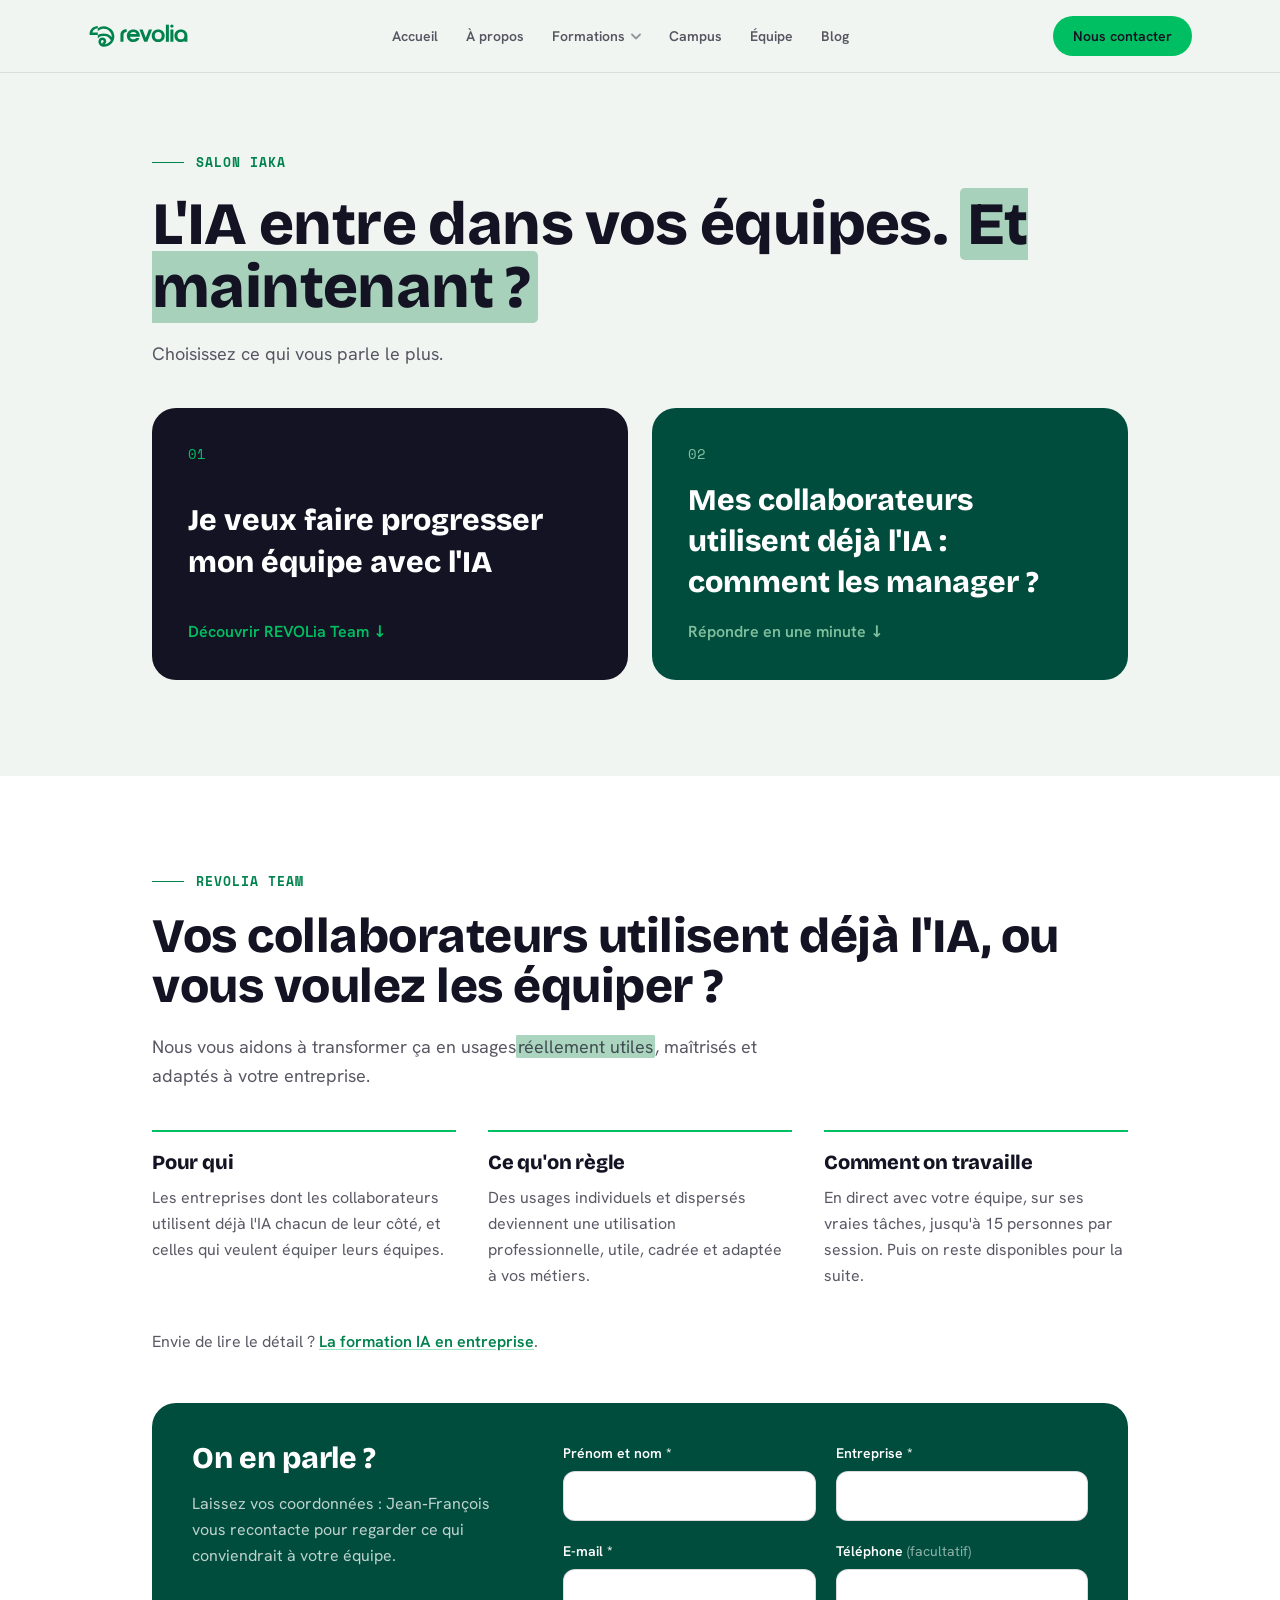
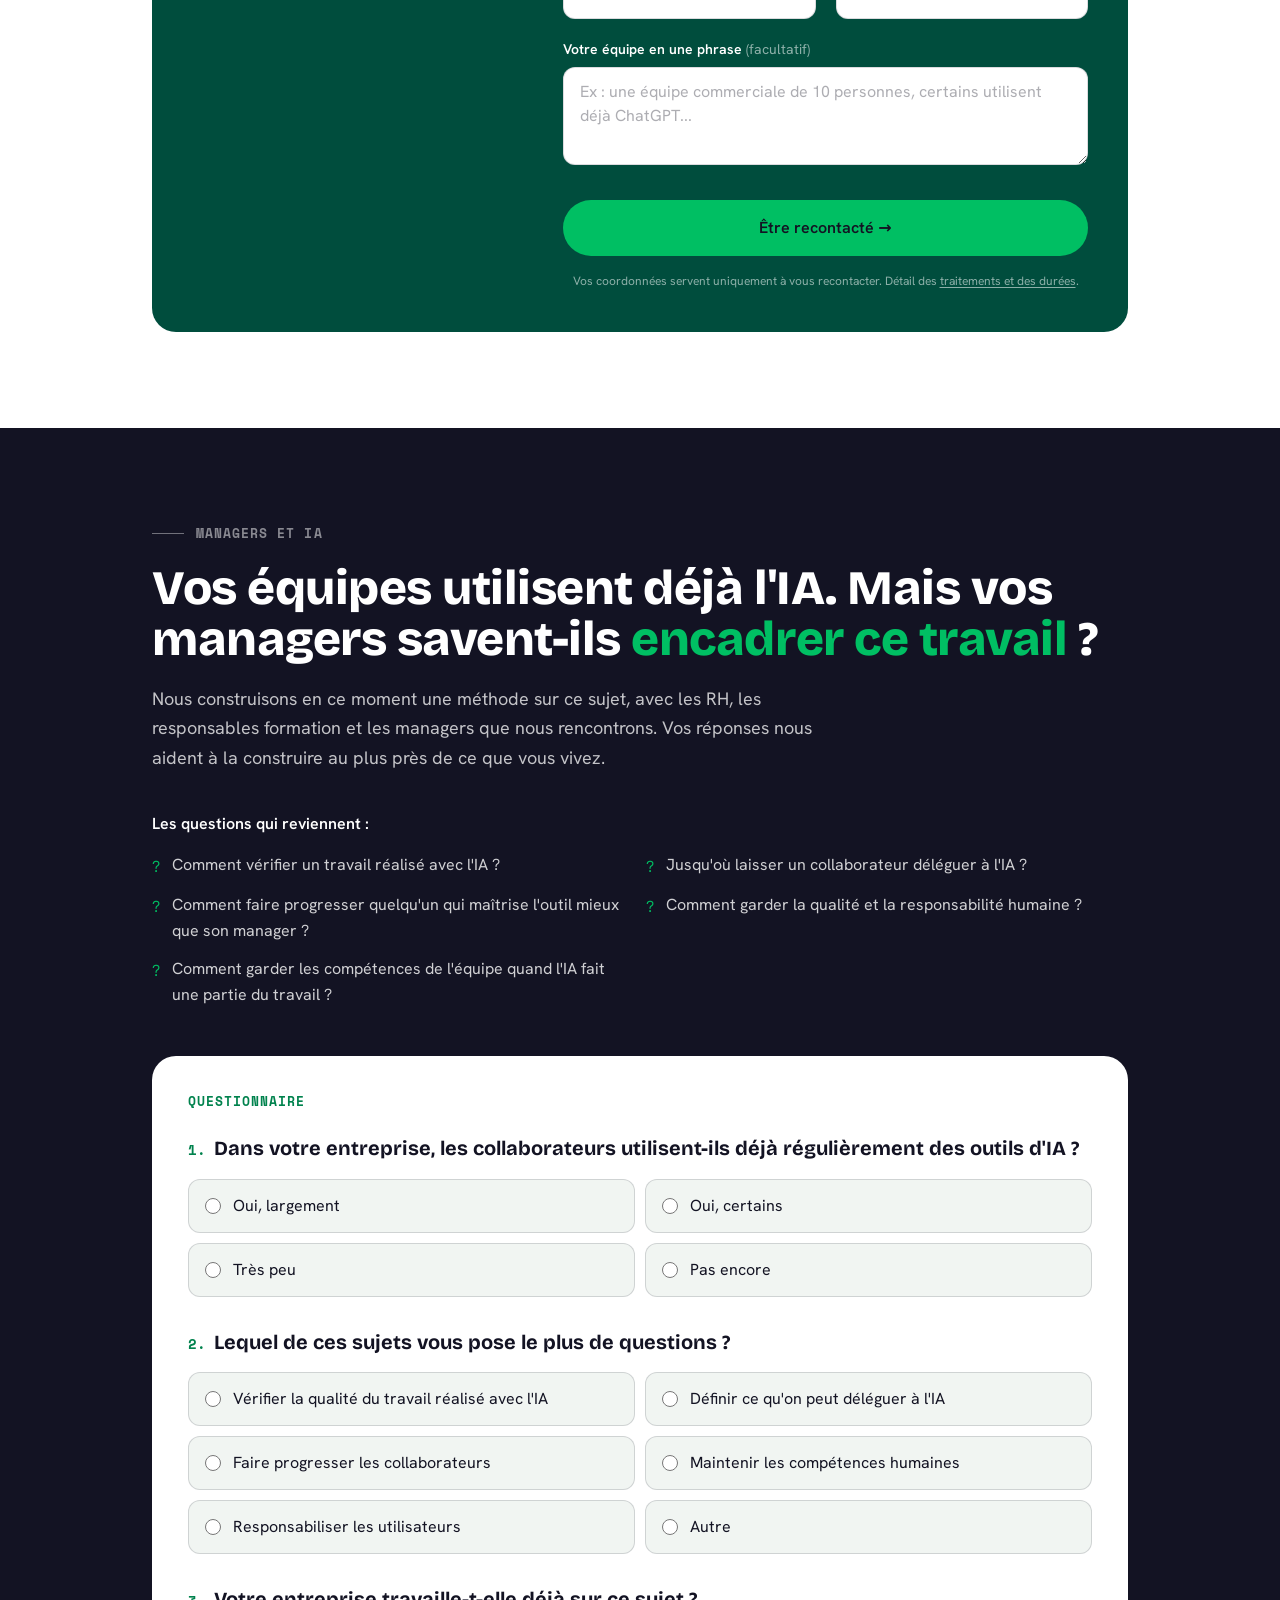
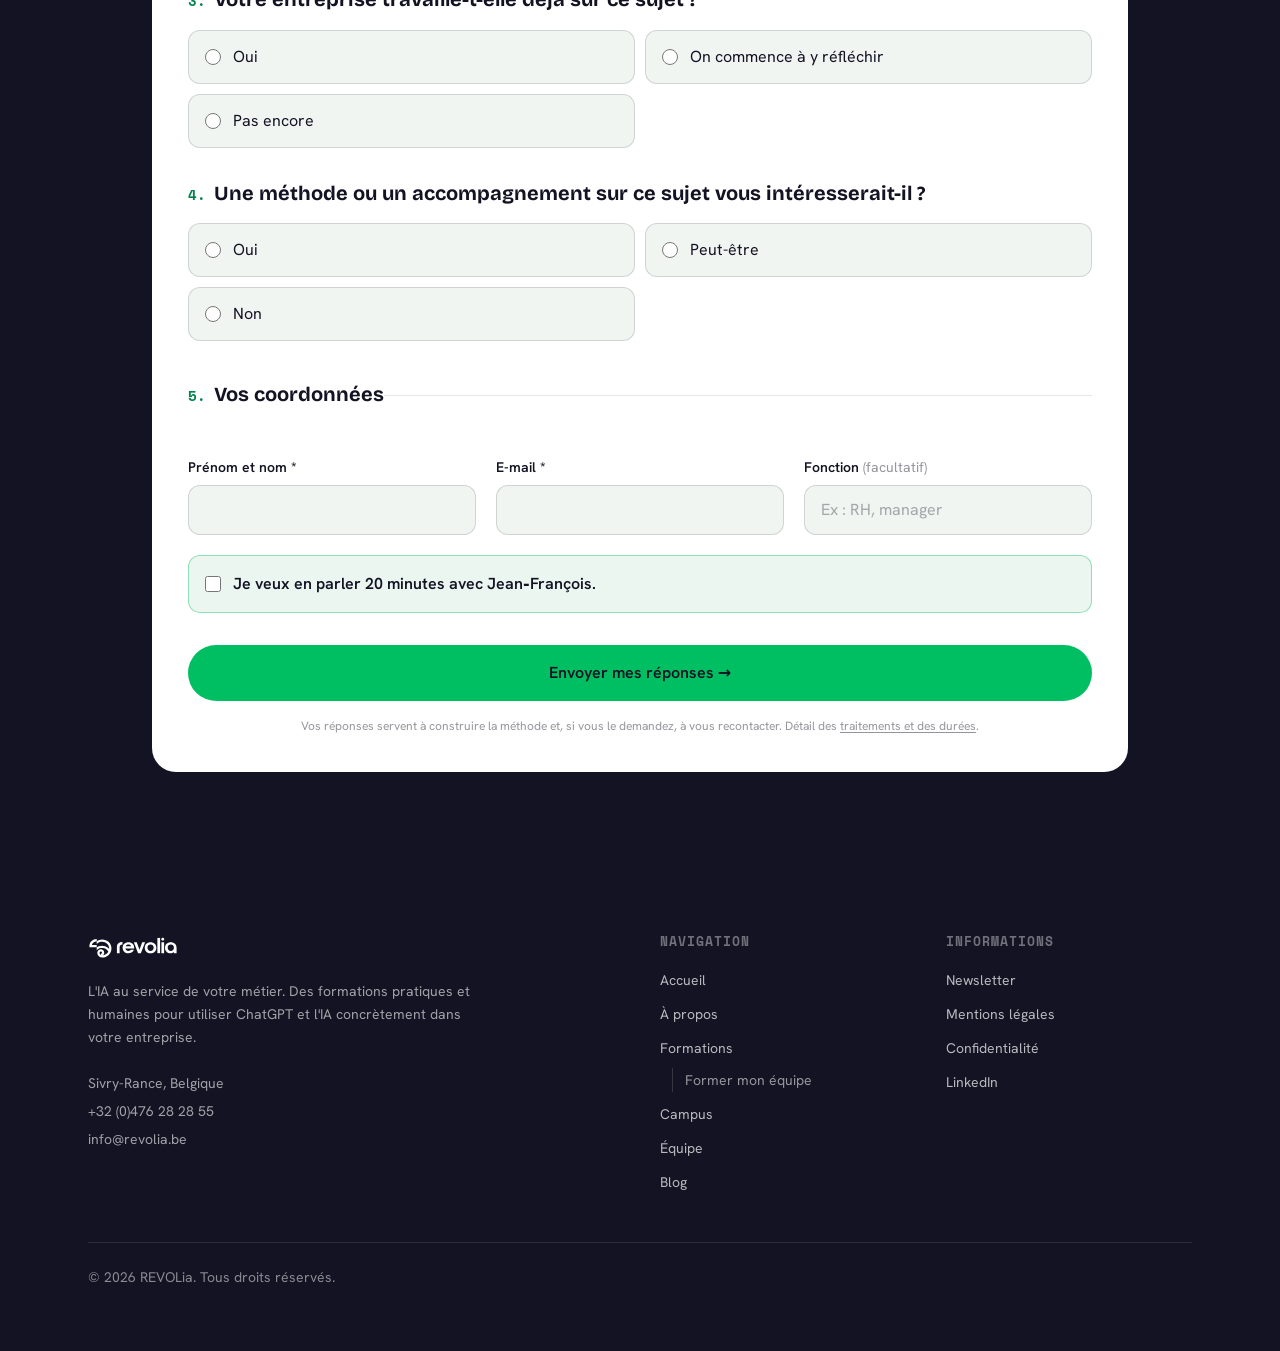
<file: index.html>
<!DOCTYPE html><html lang="fr"><head><meta charset="utf-8"><meta name="viewport" content="width=device-width, initial-scale=1"><link rel="icon" href="/favicon.ico" sizes="48x48"><link rel="icon" type="image/png" sizes="32x32" href="/favicon-32.png"><link rel="icon" type="image/png" sizes="192x192" href="/favicon-192.png"><link rel="icon" type="image/svg+xml" href="/favicon.svg"><link rel="apple-touch-icon" href="/apple-touch-icon.png"><meta name="generator" content="Astro v7.0.7"><title>L&#39;IA entre dans vos équipes | REVOLia</title><meta name="description" content="REVOLia accompagne les entreprises pour transformer les usages de l'IA de leurs équipes en usages utiles, maîtrisés et adaptés à leurs métiers."><meta name="robots" content="noindex, nofollow"><link rel="canonical" href="https://salon.revolia.be/"><!-- Réservation des droits de fouille de textes et de données (TDM). --><meta name="tdm-reservation" content="1"><meta name="tdm-policy" content="https://revolia.be/mentions-legales#fouille"><!-- Open Graph (partage Facebook, LinkedIn, etc.) --><meta property="og:type" content="website"><meta property="og:site_name" content="REVOLia"><meta property="og:locale" content="fr_BE"><meta property="og:title" content="L'IA entre dans vos équipes | REVOLia"><meta property="og:description" content="REVOLia accompagne les entreprises pour transformer les usages de l'IA de leurs équipes en usages utiles, maîtrisés et adaptés à leurs métiers."><meta property="og:url" content="https://salon.revolia.be/"><meta property="og:image" content="https://revolia.be/og-default.png"><!-- Twitter Card --><meta name="twitter:card" content="summary_large_image"><meta name="twitter:title" content="L'IA entre dans vos équipes | REVOLia"><meta name="twitter:description" content="REVOLia accompagne les entreprises pour transformer les usages de l'IA de leurs équipes en usages utiles, maîtrisés et adaptés à leurs métiers."><meta name="twitter:image" content="https://revolia.be/og-default.png"><!-- Données structurées : l'organisation, sur toutes les pages.
         Les pages ajoutent leurs propres blocs via l'emplacement « head ». --><script type="application/ld+json">{"@context":"https://schema.org","@type":"EducationalOrganization","@id":"https://revolia.be/#organisation","name":"REVOLia","url":"https://revolia.be/","logo":"https://revolia.be/favicon-192.png","description":"REVOLia forme les entrepreneurs et pros à utiliser ChatGPT concrètement dans leur métier : pour gagner du temps, améliorer leur impact et rester compétitifs. Des formations pratiques, humaines et sur-mesure, en Wallonie et ailleurs.","email":"info@revolia.be","telephone":"+32476282855","address":{"@type":"PostalAddress","streetAddress":"Rue Gobert 3","postalCode":"6470","addressLocality":"Sivry-Rance","addressCountry":"BE"},"sameAs":["https://www.linkedin.com/company/revoliabe/","https://g.co/kgs/RqqKJU3"],"aggregateRating":{"@type":"AggregateRating","ratingValue":"4.9","bestRating":"5","ratingCount":65}}</script><script defer src="https://cloud.umami.is/script.js" data-website-id="08035cd8-12d6-466d-9545-a47811999f23" data-domains="revolia.be,www.revolia.be,salon.revolia.be" data-exclude-search="true" data-exclude-hash="true" data-do-not-track="true"></script><link rel="stylesheet" href="/_astro/Layout.Cagq_qRd.css"><style>.choix[data-astro-cid-apc3bgcc]:has(input:checked){border-color:var(--color-vert-moyen);background-color:color-mix(in srgb, var(--color-vert-pale) 35%, white);font-weight:600}
</style></head><body class="flex min-h-screen flex-col"><header class="sticky top-0 z-50 border-b border-noir/10 bg-creme/80 backdrop-blur"><nav class="mx-auto flex max-w-6xl items-center justify-between gap-4 px-6 py-4" aria-label="Navigation principale"><a href="https://revolia.be/" class="shrink-0" aria-label="REVOLia, retour à l'accueil"><img src="/_astro/revolia-vert.D0_tSNnp_mfOPW.svg" alt="REVOLia" loading="eager" decoding="async" width="1024" height="366" class="h-8 w-auto sm:h-9"></a><!-- Menu bureau --><ul class="hidden items-center gap-7 lg:flex"><li class="relative"><a href="https://revolia.be/" class="flex items-center gap-1.5 text-sm font-semibold transition-colors hover:text-vert-moyen text-noir/70">Accueil</a></li><li class="relative"><a href="https://revolia.be/a-propos" class="flex items-center gap-1.5 text-sm font-semibold transition-colors hover:text-vert-moyen text-noir/70">À propos</a></li><li class="relative group"><a href="https://revolia.be/formations" class="flex items-center gap-1.5 text-sm font-semibold transition-colors hover:text-vert-moyen text-noir/70">Formations<svg width="10" height="7" viewBox="0 0 10 7" fill="none" stroke="currentColor" stroke-width="1.8" stroke-linecap="round" stroke-linejoin="round" class="opacity-60 transition-transform duration-200 group-hover:rotate-180 group-focus-within:rotate-180" aria-hidden="true"><path d="M1 1.5 5 5.5 9 1.5"></path></svg></a><div class="pointer-events-none absolute left-1/2 top-full z-50 -translate-x-1/2 translate-y-1 pt-4 opacity-0 transition-[opacity,transform] duration-200 group-hover:pointer-events-auto group-hover:translate-y-0 group-hover:opacity-100 group-focus-within:pointer-events-auto group-focus-within:translate-y-0 group-focus-within:opacity-100"><ul class="min-w-60 rounded-2xl border border-noir/10 bg-white p-2 shadow-[0_20px_60px_-25px_rgba(19,19,35,0.4)]"><li><a href="https://revolia.be/formations" class="block rounded-xl px-4 py-2.5 text-sm font-semibold transition-colors hover:bg-creme hover:text-vert-moyen text-noir/75">Toutes les formations</a></li><li><a href="https://revolia.be/formations/entreprise" class="block rounded-xl px-4 py-2.5 text-sm font-semibold transition-colors hover:bg-creme hover:text-vert-moyen text-noir/75">Former mon équipe</a></li></ul></div></li><li class="relative"><a href="https://revolia.be/campus" class="flex items-center gap-1.5 text-sm font-semibold transition-colors hover:text-vert-moyen text-noir/70">Campus</a></li><li class="relative"><a href="https://revolia.be/equipe" class="flex items-center gap-1.5 text-sm font-semibold transition-colors hover:text-vert-moyen text-noir/70">Équipe</a></li><li class="relative"><a href="https://revolia.be/blog" class="flex items-center gap-1.5 text-sm font-semibold transition-colors hover:text-vert-moyen text-noir/70">Blog</a></li></ul><!-- Bouton de contact (bureau) --><a href="https://revolia.be/contact" class="hidden rounded-full bg-vert px-5 py-2.5 text-sm font-semibold text-noir transition-colors hover:bg-vert-moyen hover:text-white lg:inline-block">Nous contacter</a><!-- Bouton menu mobile --><button type="button" id="menu-toggle" class="inline-flex items-center justify-center rounded-md p-2 text-noir lg:hidden" aria-label="Ouvrir le menu" aria-controls="menu-mobile" aria-expanded="false"><svg width="24" height="24" viewBox="0 0 24 24" fill="none" stroke="currentColor" stroke-width="2" stroke-linecap="round" aria-hidden="true"><line x1="4" y1="7" x2="20" y2="7"></line><line x1="4" y1="12" x2="20" y2="12"></line><line x1="4" y1="17" x2="20" y2="17"></line></svg></button></nav><!-- Menu mobile déroulant --><div id="menu-mobile" hidden class="border-t border-noir/10 bg-creme lg:hidden"><ul class="mx-auto flex max-w-6xl flex-col gap-1 px-6 py-4"><li><a href="https://revolia.be/" class="block rounded-md px-3 py-2 text-base font-semibold transition-colors hover:bg-noir/5 text-noir/80">Accueil</a></li><li><a href="https://revolia.be/a-propos" class="block rounded-md px-3 py-2 text-base font-semibold transition-colors hover:bg-noir/5 text-noir/80">À propos</a></li><li><a href="https://revolia.be/formations" class="block rounded-md px-3 py-2 text-base font-semibold transition-colors hover:bg-noir/5 text-noir/80">Formations</a><ul class="mt-1 mb-1 ml-4 flex flex-col gap-1 border-l-2 border-vert/40 pl-4"><li><a href="https://revolia.be/formations" class="block rounded-md px-2 py-1.5 text-sm font-semibold transition-colors hover:bg-noir/5 text-noir/65">Toutes les formations</a></li><li><a href="https://revolia.be/formations/entreprise" class="block rounded-md px-2 py-1.5 text-sm font-semibold transition-colors hover:bg-noir/5 text-noir/65">Former mon équipe</a></li></ul></li><li><a href="https://revolia.be/campus" class="block rounded-md px-3 py-2 text-base font-semibold transition-colors hover:bg-noir/5 text-noir/80">Campus</a></li><li><a href="https://revolia.be/equipe" class="block rounded-md px-3 py-2 text-base font-semibold transition-colors hover:bg-noir/5 text-noir/80">Équipe</a></li><li><a href="https://revolia.be/blog" class="block rounded-md px-3 py-2 text-base font-semibold transition-colors hover:bg-noir/5 text-noir/80">Blog</a></li><li class="mt-2"><a href="https://revolia.be/contact" class="block rounded-full bg-vert px-5 py-2.5 text-center text-base font-semibold text-noir">Nous contacter</a></li></ul></div></header><script type="module">var e=document.getElementById(`menu-toggle`),t=document.getElementById(`menu-mobile`);e&&t&&e.addEventListener(`click`,()=>{let n=t.hasAttribute(`hidden`);n?t.removeAttribute(`hidden`):t.setAttribute(`hidden`,``),e.setAttribute(`aria-expanded`,String(n)),e.setAttribute(`aria-label`,n?`Fermer le menu`:`Ouvrir le menu`)});</script><main class="flex-1"><section class="mx-auto max-w-5xl px-5 pt-10 pb-16 sm:px-6 sm:pt-20 sm:pb-24" data-astro-cid-apc3bgcc><p class="eyebrow flex items-center gap-3 font-bold text-vert-moyen"><span class="inline-block h-px w-8 bg-vert-moyen" aria-hidden="true"></span>Salon IAKA</p><h1 class="mt-5 text-4xl leading-tight sm:text-6xl" data-astro-cid-apc3bgcc>L'IA entre dans vos équipes. <span class="marqueur" data-astro-cid-apc3bgcc>Et maintenant ?</span></h1><p class="mt-5 max-w-xl text-lg leading-relaxed text-noir/70" data-astro-cid-apc3bgcc>Choisissez ce qui vous parle le plus.</p><div class="mt-8 grid gap-4 sm:mt-10 sm:grid-cols-2 sm:gap-6" data-astro-cid-apc3bgcc><a href="#equipe" data-umami-event="salon-choix-equipe" class="group flex flex-col justify-between rounded-3xl bg-noir p-6 text-white transition-colors hover:bg-vert-fonce sm:p-9" data-astro-cid-apc3bgcc><span class="font-mono text-sm text-vert" data-astro-cid-apc3bgcc>01</span><span class="mt-4 font-display text-2xl font-extrabold leading-snug sm:text-3xl" data-astro-cid-apc3bgcc>Je veux faire progresser mon équipe avec l'IA</span><span class="mt-4 font-semibold text-vert" data-astro-cid-apc3bgcc>Découvrir REVOLia Team <span aria-hidden="true" data-astro-cid-apc3bgcc>&darr;</span></span></a><a href="#managers" data-umami-event="salon-choix-managers" class="group flex flex-col justify-between rounded-3xl bg-vert-fonce p-6 text-white transition-colors hover:bg-noir sm:p-9" data-astro-cid-apc3bgcc><span class="font-mono text-sm text-vert-pale" data-astro-cid-apc3bgcc>02</span><span class="mt-4 font-display text-2xl font-extrabold leading-snug sm:text-3xl" data-astro-cid-apc3bgcc>Mes collaborateurs utilisent déjà l'IA : comment les manager ?</span><span class="mt-4 font-semibold text-vert-pale" data-astro-cid-apc3bgcc>Répondre en une minute <span aria-hidden="true" data-astro-cid-apc3bgcc>&darr;</span></span></a></div></section><section id="equipe" class="scroll-mt-20 bg-white" data-astro-cid-apc3bgcc><div class="mx-auto max-w-5xl px-5 py-16 sm:px-6 sm:py-24" data-astro-cid-apc3bgcc><p class="eyebrow flex items-center gap-3 font-bold text-vert-moyen"><span class="inline-block h-px w-8 bg-vert-moyen" aria-hidden="true"></span>REVOLia Team</p><h2 class="mt-5 text-3xl leading-tight sm:text-5xl" data-astro-cid-apc3bgcc>Vos collaborateurs utilisent déjà l'IA, ou vous voulez les équiper ?</h2><p class="mt-5 max-w-2xl text-lg leading-relaxed text-noir/70" data-astro-cid-apc3bgcc>Nous vous aidons à transformer ça en usages<span class="marqueur" data-astro-cid-apc3bgcc>réellement utiles</span>, maîtrisés et adaptés à votre entreprise.</p><div class="mt-10 grid gap-8 sm:grid-cols-3" data-astro-cid-apc3bgcc><div class="border-t-2 border-vert pt-5" data-astro-cid-apc3bgcc><h3 class="text-xl" data-astro-cid-apc3bgcc>Pour qui</h3><p class="mt-3 leading-relaxed text-noir/70" data-astro-cid-apc3bgcc>Les entreprises dont les collaborateurs utilisent déjà l&#39;IA chacun de leur côté, et celles qui veulent équiper leurs équipes.</p></div><div class="border-t-2 border-vert pt-5" data-astro-cid-apc3bgcc><h3 class="text-xl" data-astro-cid-apc3bgcc>Ce qu&#39;on règle</h3><p class="mt-3 leading-relaxed text-noir/70" data-astro-cid-apc3bgcc>Des usages individuels et dispersés deviennent une utilisation professionnelle, utile, cadrée et adaptée à vos métiers.</p></div><div class="border-t-2 border-vert pt-5" data-astro-cid-apc3bgcc><h3 class="text-xl" data-astro-cid-apc3bgcc>Comment on travaille</h3><p class="mt-3 leading-relaxed text-noir/70" data-astro-cid-apc3bgcc>En direct avec votre équipe, sur ses vraies tâches, jusqu&#39;à 15 personnes par session. Puis on reste disponibles pour la suite.</p></div></div><p class="mt-10 leading-relaxed text-noir/70" data-astro-cid-apc3bgcc>Envie de lire le détail ? <a href="https://revolia.be/formations/entreprise" class="font-semibold text-vert-moyen underline decoration-vert/40 underline-offset-2" data-astro-cid-apc3bgcc>La formation IA en entreprise</a>.</p><!-- Un seul bloc pour la prise de contact : le titre et le formulaire
           ensemble, sur fond vert foncé, pour qu'on voie tout de suite que
           c'est là qu'on laisse ses coordonnées. --><div class="mt-12 grid gap-8 rounded-3xl bg-vert-fonce p-6 text-white sm:p-10 lg:grid-cols-[0.75fr_1.25fr] lg:gap-14" data-astro-cid-apc3bgcc><div data-astro-cid-apc3bgcc><h3 class="text-2xl text-white sm:text-3xl" data-astro-cid-apc3bgcc>On en parle&nbsp;?</h3><p class="mt-4 leading-relaxed text-white/75" data-astro-cid-apc3bgcc>Laissez vos coordonnées : Jean‑François vous recontacte pour regarder ce qui conviendrait à votre équipe.</p></div><div data-astro-cid-apc3bgcc><form id="form-equipe" data-type="salon-team" data-formule="team" class="form-salon" data-astro-cid-apc3bgcc><div class="sr-only" aria-hidden="true" data-astro-cid-apc3bgcc><label for="equipe-site-web" data-astro-cid-apc3bgcc>Site web</label><input type="text" id="equipe-site-web" name="site-web" tabindex="-1" autocomplete="off" data-astro-cid-apc3bgcc></div><div class="grid gap-5 sm:grid-cols-2" data-astro-cid-apc3bgcc><div data-astro-cid-apc3bgcc><label for="equipe-prenom" class="mb-2 block text-sm font-semibold text-white" data-astro-cid-apc3bgcc>Prénom et nom *</label><input type="text" id="equipe-prenom" name="prenom" required maxlength="80" autocomplete="name" class="w-full rounded-xl border border-noir/15 bg-creme px-4 py-3 text-noir outline-none transition-colors focus:border-vert bg-white" data-astro-cid-apc3bgcc></div><div data-astro-cid-apc3bgcc><label for="equipe-entreprise" class="mb-2 block text-sm font-semibold text-white" data-astro-cid-apc3bgcc>Entreprise *</label><input type="text" id="equipe-entreprise" name="entreprise" required maxlength="120" autocomplete="organization" class="w-full rounded-xl border border-noir/15 bg-creme px-4 py-3 text-noir outline-none transition-colors focus:border-vert bg-white" data-astro-cid-apc3bgcc></div><div data-astro-cid-apc3bgcc><label for="equipe-courriel" class="mb-2 block text-sm font-semibold text-white" data-astro-cid-apc3bgcc>E-mail *</label><input type="email" id="equipe-courriel" name="courriel" required maxlength="120" autocomplete="email" class="w-full rounded-xl border border-noir/15 bg-creme px-4 py-3 text-noir outline-none transition-colors focus:border-vert bg-white" data-astro-cid-apc3bgcc></div><div data-astro-cid-apc3bgcc><label for="equipe-telephone" class="mb-2 block text-sm font-semibold text-white" data-astro-cid-apc3bgcc>Téléphone <span class="font-normal text-white/55" data-astro-cid-apc3bgcc>(facultatif)</span></label><input type="tel" id="equipe-telephone" name="telephone" maxlength="30" autocomplete="tel" class="w-full rounded-xl border border-noir/15 bg-creme px-4 py-3 text-noir outline-none transition-colors focus:border-vert bg-white" data-astro-cid-apc3bgcc></div></div><div class="mt-5" data-astro-cid-apc3bgcc><label for="equipe-besoin" class="mb-2 block text-sm font-semibold text-white" data-astro-cid-apc3bgcc>Votre équipe en une phrase <span class="font-normal text-white/55" data-astro-cid-apc3bgcc>(facultatif)</span></label><textarea id="equipe-besoin" name="besoin" rows="3" maxlength="1500" placeholder="Ex : une équipe commerciale de 10 personnes, certains utilisent déjà ChatGPT..." class="w-full rounded-xl border border-noir/15 bg-creme px-4 py-3 text-noir outline-none transition-colors focus:border-vert resize-y bg-white placeholder:text-noir/35" data-astro-cid-apc3bgcc></textarea></div><button type="submit" data-umami-event="salon-envoi-equipe" class="mt-7 w-full rounded-full bg-vert px-7 py-4 text-base font-semibold text-noir transition-colors hover:bg-white" data-astro-cid-apc3bgcc>Être recontacté &rarr;</button><p class="mt-4 text-center text-xs leading-relaxed text-white/55" data-astro-cid-apc3bgcc>Vos coordonnées servent uniquement à vous recontacter. Détail des <a href="https://revolia.be/confidentialite#traitements" class="underline underline-offset-2" data-astro-cid-apc3bgcc>traitements et des durées</a>.</p><p data-erreur hidden class="mt-4 text-center text-sm font-semibold text-[#ffb4a8]" data-astro-cid-apc3bgcc></p></form><div data-confirmation hidden class="rounded-2xl bg-white/10 p-8 text-center" data-astro-cid-apc3bgcc><p class="font-display text-3xl font-bold" data-astro-cid-apc3bgcc>Merci, c'est noté.</p><p class="mt-4 text-white/80" data-astro-cid-apc3bgcc>Jean‑François vous recontacte très vite. Il est aussi sur le stand si vous voulez en parler tout de suite.</p></div></div></div></div></section><section id="managers" class="scroll-mt-20 bg-noir text-white" data-astro-cid-apc3bgcc><div class="mx-auto max-w-5xl px-5 py-16 sm:px-6 sm:py-24" data-astro-cid-apc3bgcc><p class="eyebrow flex items-center gap-3 font-bold text-white/50"><span class="inline-block h-px w-8 bg-white/40" aria-hidden="true"></span>Managers et IA</p><h2 class="mt-5 text-3xl leading-tight text-white sm:text-5xl" data-astro-cid-apc3bgcc>Vos équipes utilisent déjà l'IA. Mais vos managers savent-ils <span class="text-vert" data-astro-cid-apc3bgcc>encadrer ce travail</span> ?</h2><p class="mt-5 max-w-2xl text-lg leading-relaxed text-white/75" data-astro-cid-apc3bgcc>Nous construisons en ce moment une méthode sur ce sujet, avec les RH, les responsables formation et les managers que nous rencontrons. Vos réponses nous aident à la construire au plus près de ce que vous vivez.</p><p class="mt-10 font-semibold text-white" data-astro-cid-apc3bgcc>Les questions qui reviennent :</p><ul class="mt-4 grid gap-3 sm:grid-cols-2" data-astro-cid-apc3bgcc><li class="flex gap-3 leading-relaxed text-white/80" data-astro-cid-apc3bgcc><span class="mt-0.5 text-vert" aria-hidden="true" data-astro-cid-apc3bgcc>?</span>Comment vérifier un travail réalisé avec l&#39;IA ?</li><li class="flex gap-3 leading-relaxed text-white/80" data-astro-cid-apc3bgcc><span class="mt-0.5 text-vert" aria-hidden="true" data-astro-cid-apc3bgcc>?</span>Jusqu&#39;où laisser un collaborateur déléguer à l&#39;IA ?</li><li class="flex gap-3 leading-relaxed text-white/80" data-astro-cid-apc3bgcc><span class="mt-0.5 text-vert" aria-hidden="true" data-astro-cid-apc3bgcc>?</span>Comment faire progresser quelqu&#39;un qui maîtrise l&#39;outil mieux que son manager ?</li><li class="flex gap-3 leading-relaxed text-white/80" data-astro-cid-apc3bgcc><span class="mt-0.5 text-vert" aria-hidden="true" data-astro-cid-apc3bgcc>?</span>Comment garder la qualité et la responsabilité humaine ?</li><li class="flex gap-3 leading-relaxed text-white/80" data-astro-cid-apc3bgcc><span class="mt-0.5 text-vert" aria-hidden="true" data-astro-cid-apc3bgcc>?</span>Comment garder les compétences de l&#39;équipe quand l&#39;IA fait une partie du travail ?</li></ul><div class="mt-12" data-astro-cid-apc3bgcc><form id="form-managers" data-type="salon-managers" data-formule="" class="form-salon rounded-3xl bg-white p-6 text-noir sm:p-9" data-astro-cid-apc3bgcc><p class="eyebrow font-bold text-vert-moyen" data-astro-cid-apc3bgcc>Questionnaire</p><div class="sr-only" aria-hidden="true" data-astro-cid-apc3bgcc><label for="managers-site-web" data-astro-cid-apc3bgcc>Site web</label><input type="text" id="managers-site-web" name="site-web" tabindex="-1" autocomplete="off" data-astro-cid-apc3bgcc></div><fieldset class="mt-8 first-of-type:mt-6" data-astro-cid-apc3bgcc><legend class="font-display text-lg font-bold leading-snug sm:text-xl" data-astro-cid-apc3bgcc><span class="mr-2 font-mono text-sm text-vert-moyen" data-astro-cid-apc3bgcc>1.</span>Dans votre entreprise, les collaborateurs utilisent-ils déjà régulièrement des outils d&#39;IA ?</legend><div class="mt-4 grid gap-2.5 sm:grid-cols-2" data-astro-cid-apc3bgcc><label class="choix flex cursor-pointer items-center gap-3 rounded-xl border border-noir/15 bg-creme px-4 py-3.5 transition-colors hover:border-vert" data-astro-cid-apc3bgcc><input type="radio" name="usage" value="Oui largement" required class="h-4 w-4 shrink-0 accent-vert-moyen" data-astro-cid-apc3bgcc><span data-astro-cid-apc3bgcc>Oui, largement</span></label><label class="choix flex cursor-pointer items-center gap-3 rounded-xl border border-noir/15 bg-creme px-4 py-3.5 transition-colors hover:border-vert" data-astro-cid-apc3bgcc><input type="radio" name="usage" value="Oui certains" required class="h-4 w-4 shrink-0 accent-vert-moyen" data-astro-cid-apc3bgcc><span data-astro-cid-apc3bgcc>Oui, certains</span></label><label class="choix flex cursor-pointer items-center gap-3 rounded-xl border border-noir/15 bg-creme px-4 py-3.5 transition-colors hover:border-vert" data-astro-cid-apc3bgcc><input type="radio" name="usage" value="Très peu" required class="h-4 w-4 shrink-0 accent-vert-moyen" data-astro-cid-apc3bgcc><span data-astro-cid-apc3bgcc>Très peu</span></label><label class="choix flex cursor-pointer items-center gap-3 rounded-xl border border-noir/15 bg-creme px-4 py-3.5 transition-colors hover:border-vert" data-astro-cid-apc3bgcc><input type="radio" name="usage" value="Pas encore" required class="h-4 w-4 shrink-0 accent-vert-moyen" data-astro-cid-apc3bgcc><span data-astro-cid-apc3bgcc>Pas encore</span></label></div></fieldset><fieldset class="mt-8 first-of-type:mt-6" data-astro-cid-apc3bgcc><legend class="font-display text-lg font-bold leading-snug sm:text-xl" data-astro-cid-apc3bgcc><span class="mr-2 font-mono text-sm text-vert-moyen" data-astro-cid-apc3bgcc>2.</span>Lequel de ces sujets vous pose le plus de questions ?</legend><div class="mt-4 grid gap-2.5 sm:grid-cols-2" data-astro-cid-apc3bgcc><label class="choix flex cursor-pointer items-center gap-3 rounded-xl border border-noir/15 bg-creme px-4 py-3.5 transition-colors hover:border-vert" data-astro-cid-apc3bgcc><input type="radio" name="sujet" value="Vérifier la qualité du travail réalisé avec l'IA" required class="h-4 w-4 shrink-0 accent-vert-moyen" data-astro-cid-apc3bgcc><span data-astro-cid-apc3bgcc>Vérifier la qualité du travail réalisé avec l&#39;IA</span></label><label class="choix flex cursor-pointer items-center gap-3 rounded-xl border border-noir/15 bg-creme px-4 py-3.5 transition-colors hover:border-vert" data-astro-cid-apc3bgcc><input type="radio" name="sujet" value="Définir ce qu'on peut déléguer à l'IA" required class="h-4 w-4 shrink-0 accent-vert-moyen" data-astro-cid-apc3bgcc><span data-astro-cid-apc3bgcc>Définir ce qu&#39;on peut déléguer à l&#39;IA</span></label><label class="choix flex cursor-pointer items-center gap-3 rounded-xl border border-noir/15 bg-creme px-4 py-3.5 transition-colors hover:border-vert" data-astro-cid-apc3bgcc><input type="radio" name="sujet" value="Faire progresser les collaborateurs" required class="h-4 w-4 shrink-0 accent-vert-moyen" data-astro-cid-apc3bgcc><span data-astro-cid-apc3bgcc>Faire progresser les collaborateurs</span></label><label class="choix flex cursor-pointer items-center gap-3 rounded-xl border border-noir/15 bg-creme px-4 py-3.5 transition-colors hover:border-vert" data-astro-cid-apc3bgcc><input type="radio" name="sujet" value="Maintenir les compétences humaines" required class="h-4 w-4 shrink-0 accent-vert-moyen" data-astro-cid-apc3bgcc><span data-astro-cid-apc3bgcc>Maintenir les compétences humaines</span></label><label class="choix flex cursor-pointer items-center gap-3 rounded-xl border border-noir/15 bg-creme px-4 py-3.5 transition-colors hover:border-vert" data-astro-cid-apc3bgcc><input type="radio" name="sujet" value="Responsabiliser les utilisateurs" required class="h-4 w-4 shrink-0 accent-vert-moyen" data-astro-cid-apc3bgcc><span data-astro-cid-apc3bgcc>Responsabiliser les utilisateurs</span></label><label class="choix flex cursor-pointer items-center gap-3 rounded-xl border border-noir/15 bg-creme px-4 py-3.5 transition-colors hover:border-vert" data-astro-cid-apc3bgcc><input type="radio" name="sujet" value="Autre" required class="h-4 w-4 shrink-0 accent-vert-moyen" data-astro-cid-apc3bgcc><span data-astro-cid-apc3bgcc>Autre</span></label></div><div data-autre hidden class="mt-3" data-astro-cid-apc3bgcc><label for="managers-sujet-autre" class="sr-only" data-astro-cid-apc3bgcc>Précisez le sujet</label><input type="text" id="managers-sujet-autre" name="sujet_autre" maxlength="300" placeholder="Précisez en quelques mots" class="w-full rounded-xl border border-noir/15 bg-creme px-4 py-3 text-noir outline-none transition-colors focus:border-vert" data-astro-cid-apc3bgcc></div></fieldset><fieldset class="mt-8 first-of-type:mt-6" data-astro-cid-apc3bgcc><legend class="font-display text-lg font-bold leading-snug sm:text-xl" data-astro-cid-apc3bgcc><span class="mr-2 font-mono text-sm text-vert-moyen" data-astro-cid-apc3bgcc>3.</span>Votre entreprise travaille-t-elle déjà sur ce sujet ?</legend><div class="mt-4 grid gap-2.5 sm:grid-cols-2" data-astro-cid-apc3bgcc><label class="choix flex cursor-pointer items-center gap-3 rounded-xl border border-noir/15 bg-creme px-4 py-3.5 transition-colors hover:border-vert" data-astro-cid-apc3bgcc><input type="radio" name="chantier" value="Oui" required class="h-4 w-4 shrink-0 accent-vert-moyen" data-astro-cid-apc3bgcc><span data-astro-cid-apc3bgcc>Oui</span></label><label class="choix flex cursor-pointer items-center gap-3 rounded-xl border border-noir/15 bg-creme px-4 py-3.5 transition-colors hover:border-vert" data-astro-cid-apc3bgcc><input type="radio" name="chantier" value="On commence à y réfléchir" required class="h-4 w-4 shrink-0 accent-vert-moyen" data-astro-cid-apc3bgcc><span data-astro-cid-apc3bgcc>On commence à y réfléchir</span></label><label class="choix flex cursor-pointer items-center gap-3 rounded-xl border border-noir/15 bg-creme px-4 py-3.5 transition-colors hover:border-vert" data-astro-cid-apc3bgcc><input type="radio" name="chantier" value="Pas encore" required class="h-4 w-4 shrink-0 accent-vert-moyen" data-astro-cid-apc3bgcc><span data-astro-cid-apc3bgcc>Pas encore</span></label></div></fieldset><fieldset class="mt-8 first-of-type:mt-6" data-astro-cid-apc3bgcc><legend class="font-display text-lg font-bold leading-snug sm:text-xl" data-astro-cid-apc3bgcc><span class="mr-2 font-mono text-sm text-vert-moyen" data-astro-cid-apc3bgcc>4.</span>Une méthode ou un accompagnement sur ce sujet vous intéresserait-il ?</legend><div class="mt-4 grid gap-2.5 sm:grid-cols-2" data-astro-cid-apc3bgcc><label class="choix flex cursor-pointer items-center gap-3 rounded-xl border border-noir/15 bg-creme px-4 py-3.5 transition-colors hover:border-vert" data-astro-cid-apc3bgcc><input type="radio" name="interet" value="Oui" required class="h-4 w-4 shrink-0 accent-vert-moyen" data-astro-cid-apc3bgcc><span data-astro-cid-apc3bgcc>Oui</span></label><label class="choix flex cursor-pointer items-center gap-3 rounded-xl border border-noir/15 bg-creme px-4 py-3.5 transition-colors hover:border-vert" data-astro-cid-apc3bgcc><input type="radio" name="interet" value="Peut-être" required class="h-4 w-4 shrink-0 accent-vert-moyen" data-astro-cid-apc3bgcc><span data-astro-cid-apc3bgcc>Peut-être</span></label><label class="choix flex cursor-pointer items-center gap-3 rounded-xl border border-noir/15 bg-creme px-4 py-3.5 transition-colors hover:border-vert" data-astro-cid-apc3bgcc><input type="radio" name="interet" value="Non" required class="h-4 w-4 shrink-0 accent-vert-moyen" data-astro-cid-apc3bgcc><span data-astro-cid-apc3bgcc>Non</span></label></div></fieldset><fieldset class="mt-10 border-t border-noir/10 pt-8" data-astro-cid-apc3bgcc><legend class="font-display text-lg font-bold leading-snug sm:text-xl" data-astro-cid-apc3bgcc><span class="mr-2 font-mono text-sm text-vert-moyen" data-astro-cid-apc3bgcc>5.</span>Vos coordonnées</legend><div class="mt-4 grid gap-5 sm:grid-cols-3" data-astro-cid-apc3bgcc><div data-astro-cid-apc3bgcc><label for="managers-prenom" class="mb-2 block text-sm font-semibold text-noir" data-astro-cid-apc3bgcc>Prénom et nom *</label><input type="text" id="managers-prenom" name="prenom" required maxlength="80" autocomplete="name" class="w-full rounded-xl border border-noir/15 bg-creme px-4 py-3 text-noir outline-none transition-colors focus:border-vert" data-astro-cid-apc3bgcc></div><div data-astro-cid-apc3bgcc><label for="managers-courriel" class="mb-2 block text-sm font-semibold text-noir" data-astro-cid-apc3bgcc>E-mail *</label><input type="email" id="managers-courriel" name="courriel" required maxlength="120" autocomplete="email" class="w-full rounded-xl border border-noir/15 bg-creme px-4 py-3 text-noir outline-none transition-colors focus:border-vert" data-astro-cid-apc3bgcc></div><div data-astro-cid-apc3bgcc><label for="managers-fonction" class="mb-2 block text-sm font-semibold text-noir" data-astro-cid-apc3bgcc>Fonction <span class="font-normal text-noir/45" data-astro-cid-apc3bgcc>(facultatif)</span></label><input type="text" id="managers-fonction" name="fonction" maxlength="120" autocomplete="organization-title" placeholder="Ex : RH, manager" class="w-full rounded-xl border border-noir/15 bg-creme px-4 py-3 text-noir outline-none transition-colors focus:border-vert placeholder:text-noir/35" data-astro-cid-apc3bgcc></div></div><label class="mt-5 flex cursor-pointer items-start gap-3 rounded-xl border border-vert/40 bg-vert-pale/15 px-4 py-4" data-astro-cid-apc3bgcc><input type="checkbox" name="appel" value="oui" class="mt-1 h-4 w-4 shrink-0 accent-vert-moyen" data-astro-cid-apc3bgcc><span class="font-semibold" data-astro-cid-apc3bgcc>Je veux en parler 20 minutes avec Jean‑François.</span></label></fieldset><button type="submit" data-umami-event="salon-envoi-managers" class="mt-8 w-full rounded-full bg-vert px-7 py-4 text-base font-semibold text-noir transition-colors hover:bg-vert-moyen hover:text-white" data-astro-cid-apc3bgcc>Envoyer mes réponses &rarr;</button><p class="mt-4 text-center text-xs leading-relaxed text-noir/45" data-astro-cid-apc3bgcc>Vos réponses servent à construire la méthode et, si vous le demandez, à vous recontacter. Détail des <a href="https://revolia.be/confidentialite#traitements" class="underline underline-offset-2" data-astro-cid-apc3bgcc>traitements et des durées</a>.</p><p data-erreur hidden class="mt-4 text-center text-sm font-semibold text-red-700" data-astro-cid-apc3bgcc></p></form><div data-confirmation hidden class="rounded-3xl bg-vert-fonce p-8 text-center text-white sm:p-10" data-astro-cid-apc3bgcc><p class="font-display text-3xl font-bold" data-astro-cid-apc3bgcc>Merci pour vos réponses.</p><p class="mt-4 text-white/80" data-astro-cid-apc3bgcc>Elles nous aident vraiment. Jean‑François est sur le stand si vous voulez poursuivre la discussion.</p></div></div></div></section><script>(function(){const SOURCE = "salon-iaka";
const NOM_SALON = "IAKA 2026";

    (function () {
      const DELAI_MINIMUM_MS = 3000;
      const ouverture = Date.now();
      const enLocal = ["localhost", "127.0.0.1"].includes(location.hostname);
      const ENVOI_RATE = "L'envoi n'a pas fonctionné. Réessayez, ou dites-le à Jean-François sur le stand.";

      // Champ « Autre » du questionnaire : visible seulement quand on le coche.
      const managers = document.getElementById("form-managers");
      const blocAutre = managers.querySelector("[data-autre]");
      managers.querySelectorAll('input[name="sujet"]').forEach((radio) => {
        radio.addEventListener("change", () => {
          blocAutre.hidden = managers.elements.sujet.value !== "Autre";
        });
      });

      // Le message transmis à Make, composé à partir des réponses : c'est lui
      // qu'on lira dans Notion. Une ligne par information.
      function composeMessage(form, d) {
        if (form.id === "form-equipe") {
          return [
            "Salon : demande de recontact REVOLia Team.",
            "Entreprise : " + d.entreprise,
            "Téléphone : " + (d.telephone || "non indiqué"),
            "Équipe : " + (d.besoin || "non précisé"),
          ].join("\n");
        }
        const sujet = d.sujet === "Autre" && d.sujet_autre
          ? "Autre : " + d.sujet_autre
          : d.sujet;
        return [
          "Salon : questionnaire Managers et IA.",
          "1. Usage de l'IA dans l'entreprise : " + d.usage,
          "2. Sujet qui pose le plus de questions : " + sujet,
          "3. L'entreprise y travaille déjà : " + d.chantier,
          "4. Intérêt pour une méthode : " + d.interet,
          "Fonction : " + (d.fonction || "non indiquée"),
          "Veut en parler 20 minutes avec JF : " + (d.appel ? "OUI" : "non"),
        ].join("\n");
      }

      function verifie(d) {
        if (d.prenom.length < 2) return "Merci d'indiquer votre nom.";
        if (!/^[^\s@]+@[^\s@]+\.[a-z]{2,}$/i.test(d.courriel)) {
          return "Cette adresse e-mail semble incomplète.";
        }
        return null;
      }

      document.querySelectorAll(".form-salon").forEach((form) => {
        const erreur = form.querySelector("[data-erreur]");
        const confirmation = form.parentElement.querySelector("[data-confirmation]");
        const bouton = form.querySelector('button[type="submit"]');

        function afficheErreur(texte) {
          erreur.textContent = texte;
          erreur.hidden = false;
        }
        function afficheConfirmation() {
          form.hidden = true;
          confirmation.hidden = false;
          confirmation.scrollIntoView({ behavior: "smooth", block: "center" });
        }

        form.addEventListener("submit", async (e) => {
          e.preventDefault();
          erreur.hidden = true;
          const d = Object.fromEntries(new FormData(form).entries());
          for (const cle in d) d[cle] = String(d[cle]).trim();

          // Robot repéré (champ piège rempli ou envoi trop rapide) : on
          // remercie sans rien envoyer, comme sur la page contact.
          if (d["site-web"] || Date.now() - ouverture < DELAI_MINIMUM_MS) {
            afficheConfirmation();
            return;
          }
          const probleme = verifie(d);
          if (probleme) {
            afficheErreur(probleme);
            return;
          }

          const charge = {
            prenom: d.prenom,
            courriel: d.courriel,
            type: form.dataset.type,
            formule: form.dataset.formule,
            message: composeMessage(form, d),
            source: SOURCE,
            porte: form.id === "form-equipe" ? "REVOLia Team" : "Managers et IA",
            // Champs séparés, un par colonne de la base Notion des salons.
            salon: NOM_SALON,
            entreprise: d.entreprise || "",
            telephone: d.telephone || "",
            fonction: d.fonction || "",
            equipe: d.besoin || "",
            usage: d.usage || "",
            sujet: d.sujet || "",
            sujet_autre: d.sujet === "Autre" ? d.sujet_autre || "" : "",
            chantier: d.chantier || "",
            interet: d.interet || "",
            appel: d.appel === "oui",
            duree: Date.now() - ouverture,
            date: new Date().toISOString(),
          };

          bouton.disabled = true;
          bouton.classList.add("opacity-60");
          try {
            if (!enLocal) {
              const res = await fetch("https://hook.eu1.make.com/td57a4rbrsw8thljnegpovnuj9fe387b", {
                method: "POST",
                headers: { "Content-Type": "application/json" },
                body: JSON.stringify(charge),
              });
              if (!res.ok) throw new Error("HTTP " + res.status);
            } else {
              console.log("Mode démo, rien n'est envoyé :", charge);
            }
            afficheConfirmation();
          } catch (err) {
            bouton.disabled = false;
            bouton.classList.remove("opacity-60");
            afficheErreur(ENVOI_RATE);
          }
        });
      });
    })();
  })();</script></main><footer class="bg-noir text-white"><div class="mx-auto max-w-6xl px-6 py-16"><div class="grid gap-10 sm:grid-cols-2 lg:grid-cols-4"><!-- Marque --><div class="lg:col-span-2"><a href="https://revolia.be/" aria-label="REVOLia, retour à l'accueil"><img src="/_astro/revolia-blanc.KHa7dnz6_mfOPW.svg" alt="REVOLia" loading="lazy" decoding="async" width="1024" height="366" class="h-8 w-auto"></a><p class="mt-4 max-w-sm text-sm leading-relaxed text-white/60">L'IA au service de votre métier. Des formations pratiques et humaines pour utiliser ChatGPT et l'IA concrètement dans votre entreprise.</p><ul class="mt-6 space-y-2 text-sm text-white/60"><li>Sivry-Rance, Belgique</li><li><a href="tel:+32476282855" class="transition-colors hover:text-vert">+32 (0)476 28 28 55</a></li><li><a href="mailto:info@revolia.be" class="transition-colors hover:text-vert">info@revolia.be</a></li></ul></div><!-- Navigation --><div><p class="eyebrow font-bold text-white/40">Navigation</p><ul class="mt-4 space-y-2.5"><li><a href="https://revolia.be/" class="text-sm text-white/70 transition-colors hover:text-vert">Accueil</a></li><li><a href="https://revolia.be/a-propos" class="text-sm text-white/70 transition-colors hover:text-vert">À propos</a></li><li><a href="https://revolia.be/formations" class="text-sm text-white/70 transition-colors hover:text-vert">Formations</a><ul class="mt-2 ml-3 space-y-2 border-l border-white/15 pl-3"><li><a href="https://revolia.be/formations/entreprise" class="text-sm text-white/55 transition-colors hover:text-vert">Former mon équipe</a></li></ul></li><li><a href="https://revolia.be/campus" class="text-sm text-white/70 transition-colors hover:text-vert">Campus</a></li><li><a href="https://revolia.be/equipe" class="text-sm text-white/70 transition-colors hover:text-vert">Équipe</a></li><li><a href="https://revolia.be/blog" class="text-sm text-white/70 transition-colors hover:text-vert">Blog</a></li></ul></div><!-- Légal + réseaux --><div><p class="eyebrow font-bold text-white/40">Informations</p><ul class="mt-4 space-y-2.5"><li><a href="https://revolia.be/newsletter" class="text-sm text-white/70 transition-colors hover:text-vert">Newsletter</a></li><li><a href="https://revolia.be/mentions-legales" class="text-sm text-white/70 transition-colors hover:text-vert">Mentions légales</a></li><li><a href="https://revolia.be/confidentialite" class="text-sm text-white/70 transition-colors hover:text-vert">Confidentialité</a></li><li><a href="https://www.linkedin.com/company/revoliabe/" target="_blank" rel="noopener noreferrer" class="text-sm text-white/70 transition-colors hover:text-vert">LinkedIn</a></li></ul></div></div><div class="mt-12 border-t border-white/10 pt-6 text-sm text-white/50">&copy; 2026 REVOLia. Tous droits réservés.</div></div></footer></body></html>
</file>
